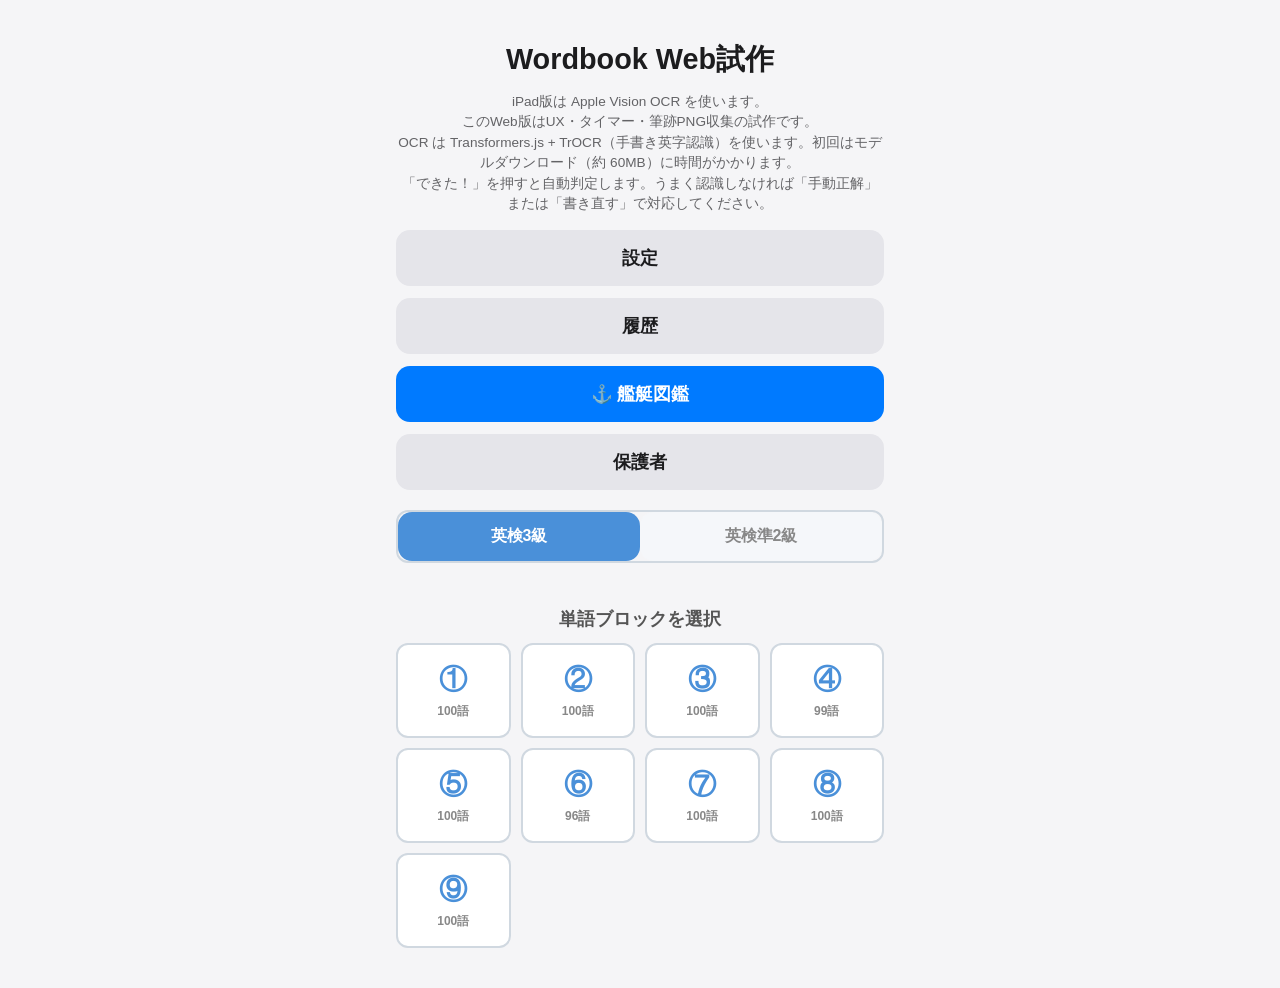
<file: docs/index.html>
<!DOCTYPE html>
<html lang="ja">
<head>
  <meta charset="UTF-8">
  <meta name="viewport" content="width=device-width, initial-scale=1.0, maximum-scale=1.0, user-scalable=no, viewport-fit=cover">
  <title>Wordbook Web試作</title>
  <link rel="stylesheet" href="styles.css">
  <!-- Transformers.js (TrOCR) は app.js 内で動的 import されます -->
<script>

(function () {
  // 2026-09-30: 5問量産による偽クリアの一括除去(本日分のみ削除・restore由来の過去データは保持)
  const CLEARED_KEY = 'wordbook_cleared_v1';
  const CLEAN_MARK = 'wordbook_purge_2026-09-30';
  function loadJSON(k) { try { return JSON.parse(localStorage.getItem(k)); } catch (e) { return null; } }
  function saveJSON(k, v) { localStorage.setItem(k, JSON.stringify(v)); }
  try {
    if (localStorage.getItem(CLEAN_MARK)) return; // 実行済み
    const cleared = loadJSON(CLEARED_KEY);
    if (!cleared || typeof cleared !== 'object') return;
    const today = new Date();
    const todayStr = today.getFullYear() + '-' + String(today.getMonth() + 1).padStart(2, '0') + '-' + String(today.getDate()).padStart(2, '0');
    let removed = 0;
    for (const key of Object.keys(cleared)) {
      const at = cleared[key] && cleared[key].completedAt;
      if (typeof at === 'string' && at.slice(0, 10) >= todayStr) { delete cleared[key]; removed++; }
    }
    if (removed > 0) saveJSON(CLEARED_KEY, cleared);
    localStorage.setItem(CLEAN_MARK, JSON.stringify({ at: new Date().toISOString(), removed }));
  } catch (e) { console.error('purge error', e); }
})();

</script>
</head>
<body>
  <main id="app">
    <section id="screen-main" class="screen active">
      <h1>Wordbook Web試作</h1>
      <p class="note">
        iPad版は Apple Vision OCR を使います。<br>
        このWeb版はUX・タイマー・筆跡PNG収集の試作です。<br>
        OCR は Transformers.js + TrOCR（手書き英字認識）を使います。初回はモデルダウンロード（約 60MB）に時間がかかります。<br>
        「できた！」を押すと自動判定します。うまく認識しなければ「手動正解」または「書き直す」で対応してください。
      </p>
      <div class="menu-buttons">
        <button id="btn-resume" class="secondary hidden">セッションを再開</button>
        <button id="btn-clear-session" class="danger hidden">中断データを消す</button>
        <button id="btn-missed-l1" class="primary missed hidden">Lv1 間違い直し</button>
        <button id="btn-missed-l2" class="primary missed hidden">Lv2 間違い直し</button>
        <button id="btn-missed-l3" class="primary missed hidden">Lv3 間違い直し</button>
        <button id="btn-settings" class="secondary">設定</button>
        <button id="btn-history" class="secondary">履歴</button>
        <button id="btn-ships" class="primary ships-btn">⚓ 艦艇図鑑</button>
        <button id="btn-parent" class="secondary">保護者</button>
      </div>

      <div id="grade-tabs" class="grade-tabs">
        <button class="grade-tab active" data-grade="eiken-grade3">英検3級</button>
        <button class="grade-tab" data-grade="eiken-pre2">英検準2級</button>
      </div>

      <h2>単語ブロックを選択</h2>
      <div id="set-grid" class="set-grid"></div>

      <div id="level-select-overlay" class="level-select-overlay hidden">
        <div class="level-select-card">
          <h3 id="level-select-title">ブロック 1</h3>
          <div class="level-select-buttons">
            <button id="btn-start-l1" class="primary">Lv1 書き写し</button>
            <button id="btn-start-l2" class="primary">Lv2 部分隠し</button>
            <button id="btn-start-l3" class="primary">Lv3 完全記憶</button>
          </div>
          <button id="btn-level-cancel" class="secondary">戻る</button>
        </div>
      </div>
      <div id="active-session-info" class="info hidden"></div>
    </section>

    <section id="screen-session" class="screen">
      <header class="session-header">
        <div class="level-progress">
          <span id="session-level">Lv1</span>
          <span id="session-progress">0 / 100</span>
        </div>
        <div class="timer-bar"><div id="timer-fill"></div></div>
        <div id="timer-text">15.0</div>
      </header>

      <div id="question-area">
        <div id="question-prompt" class="prompt">apple</div>
        <div id="question-meaning" class="meaning">りんご</div>
        <div id="question-hint" class="hint">5文字</div>
      </div>

      <button id="btn-rewrite-top" class="rewrite-top-btn secondary" style="display:none;">もう一度書く</button>

      <div id="previous-list" class="previous-list"></div>

      <canvas id="draw-canvas" width="800" height="500" touch-action="none"></canvas>

      <div id="feedback" class="feedback hidden"></div>
      <div id="ocr-debug" class="ocr-debug" style="display:none;"></div>

      <div class="session-controls">
        <button id="btn-correct" class="primary">できた！（OCRで判定）</button>
        <button id="btn-manual-pass" class="manual">手動正解<br><small>（保護者・筆跡監査）</small></button>
        <button id="btn-retry" class="secondary">× 間違いとして次へ</button>
        <button id="btn-save-png" class="secondary">PNG保存</button>
        <button id="btn-pause" class="secondary">中断</button>
      </div>
      <div id="manual-pass-status" class="status"></div>
    </section>

    <section id="screen-completion" class="screen">
      <h2>セッション完了</h2>
      <div id="completion-summary" class="summary"></div>
      <button id="btn-download-session" class="primary">データをダウンロード</button>
      <button id="btn-back-menu" class="secondary">メニューへ</button>
    </section>

    <section id="screen-settings" class="screen">
      <h2>設定</h2>
      <div class="settings-form">
        <label>
          制限時間（秒）
          <input id="setting-time-limit" type="number" min="3" max="60" value="15">
        </label>
        <label>
          TTS速度
          <input id="setting-tts-rate" type="number" min="0.3" max="2.0" step="0.1" value="0.9">
        </label>
        <label>
          1セッションの問題数（保護者変更・100未満は軍艦なし）
          <input id="setting-word-count" type="number" min="5" max="1000" value="100">
        </label>
        <label>
          手動正解上限（1セッション）
          <input id="setting-manual-limit" type="number" min="0" max="20" value="5">
        </label>
        <label>
          手動正解クールダウン（問）
          <input id="setting-manual-cooldown" type="number" min="0" max="10" value="2">
        </label>
        <label>
          PIN変更（現在のPIN）
          <input id="setting-current-pin" type="password" maxlength="6" inputmode="numeric" placeholder="0000">
        </label>
        <label>
          新しいPIN（4〜6桁の数字）
          <input id="setting-new-pin" type="password" maxlength="6" inputmode="numeric" placeholder="新しいPIN">
        </label>
        <p class="warning">設定の変更には保護者パスワードが必要です。PINを忘れた場合は保護者が「全データ消去」でリセットできます。</p>
        <button id="btn-save-settings" class="primary">保存</button>
        <button id="btn-reset-data" class="danger">全データ消去</button>
        <button id="btn-settings-back" class="secondary">戻る</button>
      </div>
    </section>

    <section id="screen-history" class="screen">
      <h2>成績履歴</h2>
      <div id="history-list" class="list"></div>
      <button id="btn-history-back" class="secondary">戻る</button>
    </section>

    <section id="screen-ships" class="screen">
      <h2>⚓ 艦艇図鑑</h2>
      <p class="note" id="ships-progress"></p>
      <div id="ships-grid" class="ships-grid"></div>
      <button id="btn-ships-back" class="secondary">戻る</button>
    </section>

    <section id="screen-parent-login" class="screen">
      <h2>保護者確認</h2>
      <p>保護者PINを入力してください</p>
      <input id="parent-pin" type="password" maxlength="6" inputmode="numeric" placeholder="PIN">
      <button id="btn-parent-login" class="primary">開く</button>
      <button id="btn-parent-login-back" class="secondary">戻る</button>
      <p class="note">PINを忘れた場合は設定から「全データ消去」で初期化できます。</p>
    </section>

    <section id="screen-parent" class="screen">
      <h2>手動正解記録</h2>
      <div id="audit-list" class="audit-list"></div>
      <button id="btn-parent-back" class="secondary">戻る</button>
    </section>

    <dialog id="confirm-dialog">
      <div class="dialog-content">
        <p id="confirm-message"></p>
        <div class="dialog-buttons">
          <button id="confirm-yes" class="primary">はい</button>
          <button id="confirm-no" class="secondary">いいえ</button>
        </div>
      </div>
    </dialog>
  </main>

  <script src="ships.js"></script>
  <script src="app.js"></script>
</body>
</html>
</file>
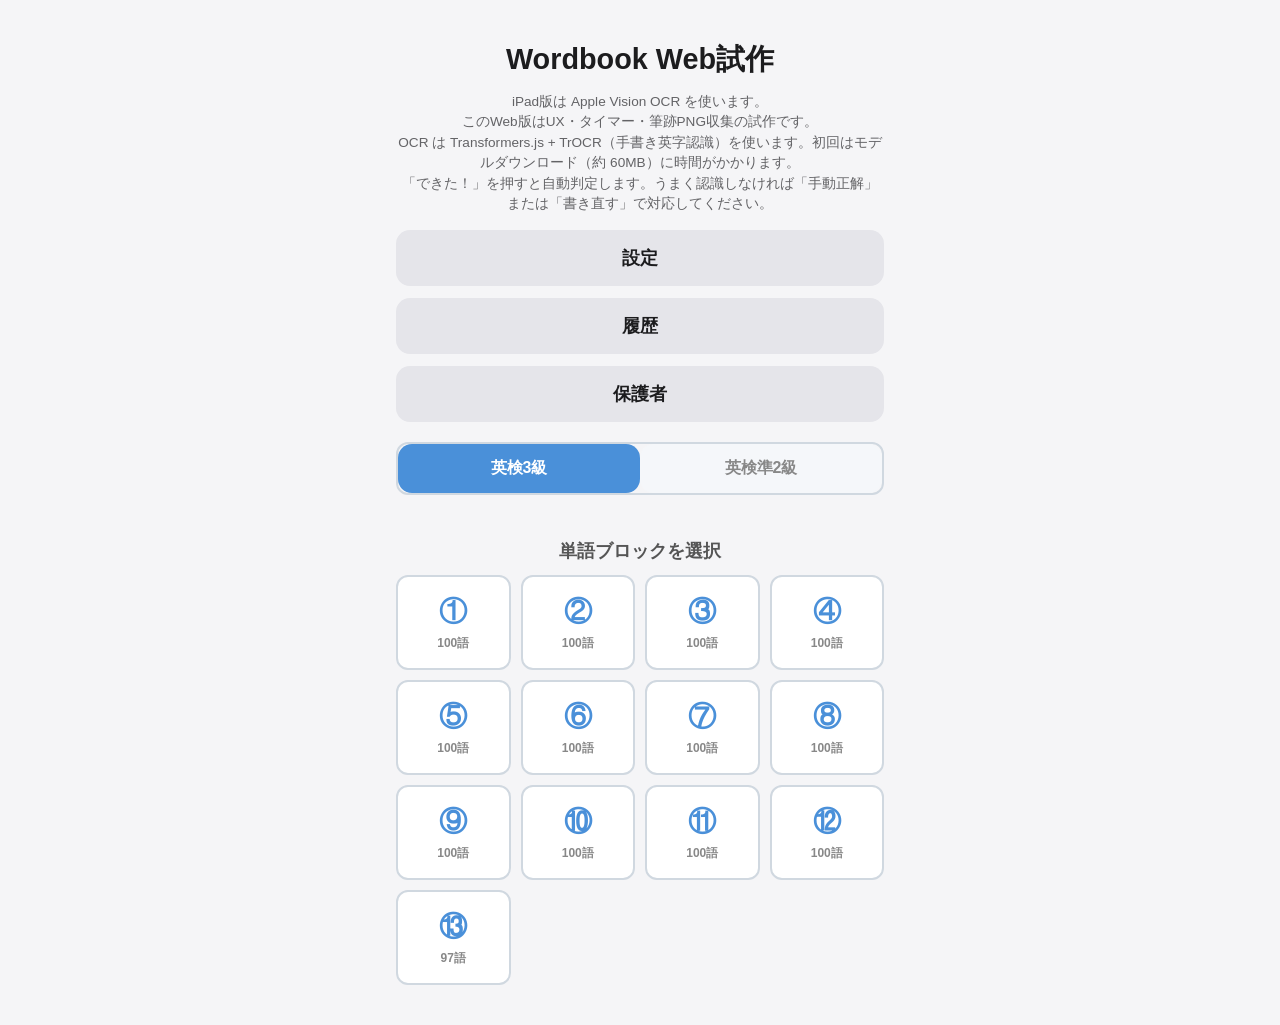
<file: web-prototype/index.html>
<!DOCTYPE html>
<html lang="ja">
<head>
  <meta charset="UTF-8">
  <meta name="viewport" content="width=device-width, initial-scale=1.0, maximum-scale=1.0, user-scalable=no, viewport-fit=cover">
  <title>Wordbook Web試作</title>
  <link rel="stylesheet" href="styles.css">
  <!-- Transformers.js (TrOCR) は app.js 内で動的 import されます -->
<script>

(function () {
  // 2026-09-30: 5問量産による偽クリアの一括除去(本日分のみ削除・restore由来の過去データは保持)
  const CLEARED_KEY = 'wordbook_cleared_v1';
  const CLEAN_MARK = 'wordbook_purge_2026-09-30';
  function loadJSON(k) { try { return JSON.parse(localStorage.getItem(k)); } catch (e) { return null; } }
  function saveJSON(k, v) { localStorage.setItem(k, JSON.stringify(v)); }
  try {
    if (localStorage.getItem(CLEAN_MARK)) return; // 実行済み
    const cleared = loadJSON(CLEARED_KEY);
    if (!cleared || typeof cleared !== 'object') return;
    const today = new Date();
    const todayStr = today.getFullYear() + '-' + String(today.getMonth() + 1).padStart(2, '0') + '-' + String(today.getDate()).padStart(2, '0');
    let removed = 0;
    for (const key of Object.keys(cleared)) {
      const at = cleared[key] && cleared[key].completedAt;
      if (typeof at === 'string' && at.slice(0, 10) >= todayStr) { delete cleared[key]; removed++; }
    }
    if (removed > 0) saveJSON(CLEARED_KEY, cleared);
    localStorage.setItem(CLEAN_MARK, JSON.stringify({ at: new Date().toISOString(), removed }));
  } catch (e) { console.error('purge error', e); }
})();

</script>
</head>
<body>
  <main id="app">
    <section id="screen-main" class="screen active">
      <h1>Wordbook Web試作</h1>
      <p class="note">
        iPad版は Apple Vision OCR を使います。<br>
        このWeb版はUX・タイマー・筆跡PNG収集の試作です。<br>
        OCR は Transformers.js + TrOCR（手書き英字認識）を使います。初回はモデルダウンロード（約 60MB）に時間がかかります。<br>
        「できた！」を押すと自動判定します。うまく認識しなければ「手動正解」または「書き直す」で対応してください。
      </p>
      <div class="menu-buttons">
        <button id="btn-resume" class="secondary hidden">セッションを再開</button>
        <button id="btn-clear-session" class="danger hidden">中断データを消す</button>
        <button id="btn-missed-l1" class="primary missed hidden">Lv1 間違い直し</button>
        <button id="btn-missed-l2" class="primary missed hidden">Lv2 間違い直し</button>
        <button id="btn-missed-l3" class="primary missed hidden">Lv3 間違い直し</button>
        <button id="btn-settings" class="secondary">設定</button>
        <button id="btn-history" class="secondary">履歴</button>
        <button id="btn-parent" class="secondary">保護者</button>
      </div>

      <div id="grade-tabs" class="grade-tabs">
        <button class="grade-tab active" data-grade="eiken-grade3">英検3級</button>
        <button class="grade-tab" data-grade="eiken-pre2">英検準2級</button>
      </div>

      <h2>単語ブロックを選択</h2>
      <div id="set-grid" class="set-grid"></div>

      <div id="level-select-overlay" class="level-select-overlay hidden">
        <div class="level-select-card">
          <h3 id="level-select-title">ブロック 1</h3>
          <div class="level-select-buttons">
            <button id="btn-start-l1" class="primary">Lv1 書き写し</button>
            <button id="btn-start-l2" class="primary">Lv2 部分隠し</button>
            <button id="btn-start-l3" class="primary">Lv3 完全記憶</button>
          </div>
          <button id="btn-level-cancel" class="secondary">戻る</button>
        </div>
      </div>
      <div id="active-session-info" class="info hidden"></div>
    </section>

    <section id="screen-session" class="screen">
      <header class="session-header">
        <div class="level-progress">
          <span id="session-level">Lv1</span>
          <span id="session-progress">0 / 100</span>
        </div>
        <div class="timer-bar"><div id="timer-fill"></div></div>
        <div id="timer-text">15.0</div>
      </header>

      <div id="question-area">
        <div id="question-prompt" class="prompt">apple</div>
        <div id="question-meaning" class="meaning">りんご</div>
        <div id="question-hint" class="hint">5文字</div>
      </div>

      <button id="btn-rewrite-top" class="rewrite-top-btn secondary" style="display:none;">もう一度書く</button>

      <div id="previous-list" class="previous-list"></div>

      <canvas id="draw-canvas" width="800" height="500" touch-action="none"></canvas>

      <div id="feedback" class="feedback hidden"></div>
      <div id="ocr-debug" class="ocr-debug" style="display:none;"></div>

      <div class="session-controls">
        <button id="btn-correct" class="primary">できた！（OCRで判定）</button>
        <button id="btn-manual-pass" class="manual">手動正解<br><small>（保護者・筆跡監査）</small></button>
        <button id="btn-retry" class="secondary">× 間違いとして次へ</button>
        <button id="btn-save-png" class="secondary">PNG保存</button>
        <button id="btn-pause" class="secondary">中断</button>
      </div>
      <div id="manual-pass-status" class="status"></div>
    </section>

    <section id="screen-completion" class="screen">
      <h2>セッション完了</h2>
      <div id="completion-summary" class="summary"></div>
      <button id="btn-download-session" class="primary">データをダウンロード</button>
      <button id="btn-back-menu" class="secondary">メニューへ</button>
    </section>

    <section id="screen-settings" class="screen">
      <h2>設定</h2>
      <div class="settings-form">
        <label>
          制限時間（秒）
          <input id="setting-time-limit" type="number" min="3" max="60" value="15">
        </label>
        <label>
          TTS速度
          <input id="setting-tts-rate" type="number" min="0.3" max="2.0" step="0.1" value="0.9">
        </label>
        <label>
          1セッションの問題数（保護者変更・100未満は軍艦なし）
          <input id="setting-word-count" type="number" min="5" max="1000" value="100">
        </label>
        <label>
          手動正解上限（1セッション）
          <input id="setting-manual-limit" type="number" min="0" max="20" value="5">
        </label>
        <label>
          手動正解クールダウン（問）
          <input id="setting-manual-cooldown" type="number" min="0" max="10" value="2">
        </label>
        <label>
          PIN変更（現在のPIN）
          <input id="setting-current-pin" type="password" maxlength="6" inputmode="numeric" placeholder="0000">
        </label>
        <label>
          新しいPIN（4〜6桁の数字）
          <input id="setting-new-pin" type="password" maxlength="6" inputmode="numeric" placeholder="新しいPIN">
        </label>
        <p class="warning">設定の変更には保護者パスワードが必要です。PINを忘れた場合は保護者が「全データ消去」でリセットできます。</p>
        <button id="btn-save-settings" class="primary">保存</button>
        <button id="btn-reset-data" class="danger">全データ消去</button>
        <button id="btn-settings-back" class="secondary">戻る</button>
      </div>
    </section>

    <section id="screen-history" class="screen">
      <h2>成績履歴</h2>
      <div id="history-list" class="list"></div>
      <button id="btn-history-back" class="secondary">戻る</button>
    </section>

    <section id="screen-parent-login" class="screen">
      <h2>保護者確認</h2>
      <p>保護者PINを入力してください</p>
      <input id="parent-pin" type="password" maxlength="6" inputmode="numeric" placeholder="PIN">
      <button id="btn-parent-login" class="primary">開く</button>
      <button id="btn-parent-login-back" class="secondary">戻る</button>
      <p class="note">PINを忘れた場合は設定から「全データ消去」で初期化できます。</p>
    </section>

    <section id="screen-parent" class="screen">
      <h2>手動正解記録</h2>
      <div id="audit-list" class="audit-list"></div>
      <button id="btn-parent-back" class="secondary">戻る</button>
    </section>

    <dialog id="confirm-dialog">
      <div class="dialog-content">
        <p id="confirm-message"></p>
        <div class="dialog-buttons">
          <button id="confirm-yes" class="primary">はい</button>
          <button id="confirm-no" class="secondary">いいえ</button>
        </div>
      </div>
    </dialog>
  </main>

  <script src="app.js"></script>
</body>
</html>
</file>
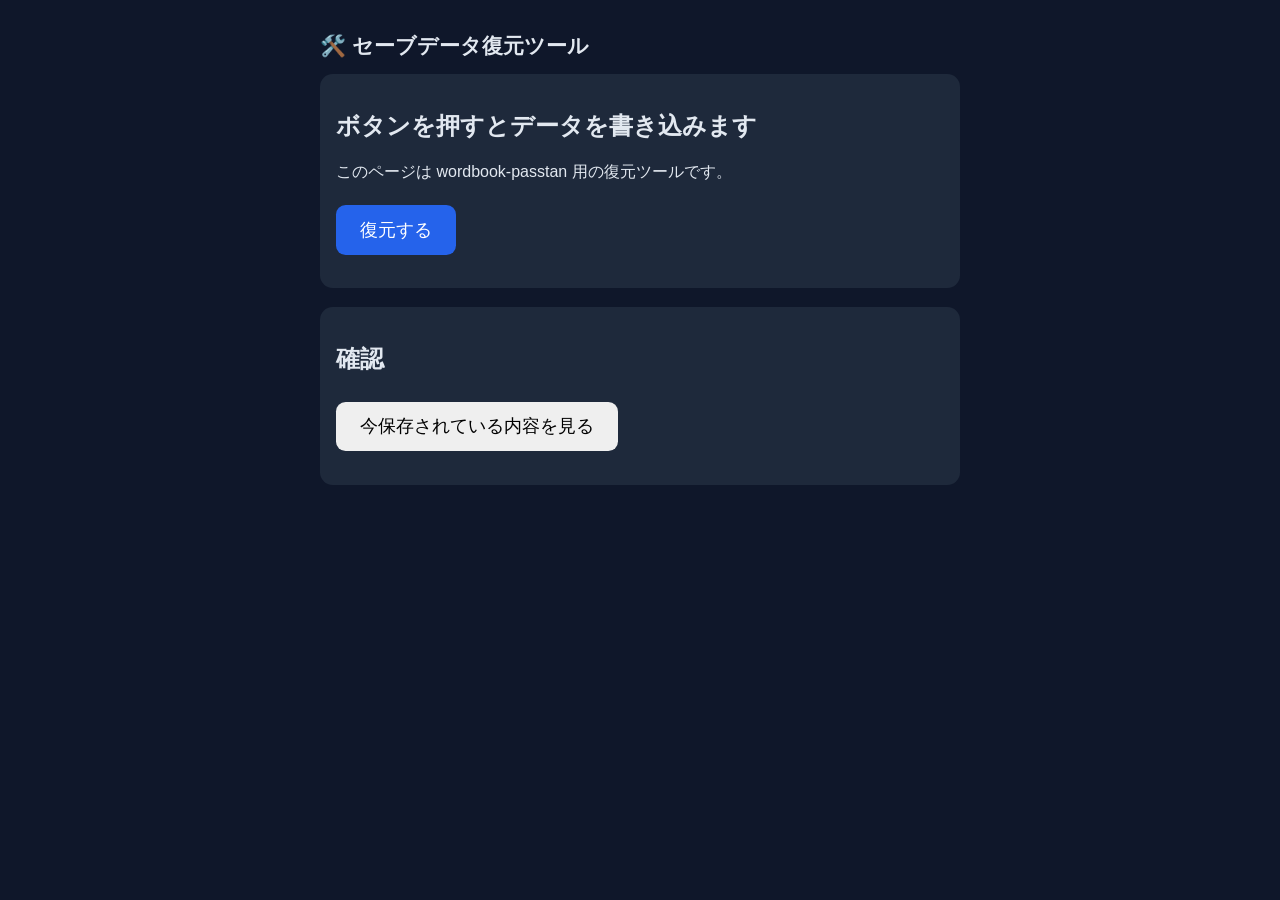
<file: restore.html>
<!DOCTYPE html>
<html lang="ja">
<head>
<meta charset="UTF-8">
<meta name="viewport" content="width=device-width, initial-scale=1.0">
<title>セーブデータ復元ツール</title>
<style>
  body { font-family: -apple-system, sans-serif; max-width: 640px; margin: 2rem auto; padding: 0 1rem; background:#0f172a; color:#e2e8f0; }
  h1 { font-size: 1.3rem; } textarea { width: 100%; height: 9rem; font-family: monospace; font-size: .75rem; }
  button { font-size: 1.1rem; padding: .8rem 1.5rem; margin: .4rem .4rem .4rem 0; border-radius: .6rem; border: none; }
  .primary { background: #2563eb; color: white; } .ok { color: #34d399; font-weight: bold; } .err { color: #f87171; }
  .card { background:#1e293b; border-radius:.8rem; padding:1rem; margin-bottom:1.2rem; }
  pre { white-space: pre-wrap; word-break: break-all; font-size: .7rem; color:#94a3b8; }
</style>
</head>
<body>
<h1>🛠️ セーブデータ復元ツール</h1>

<div class="card">
<h2>ボタンを押すとデータを書き込みます</h2>
<p>このページは wordbook-passtan 用の復元ツールです。</p>
<button class="primary" onclick="restore()">復元する</button>
<span id="result"></span>
<pre id="detail"></pre>
</div>

<div class="card">
<h2>確認</h2>
<button onclick="dumpAll()">今保存されている内容を見る</button>
<pre id="dump"></pre>
</div>

<script>
const PAYLOAD = {"wordbook_cleared_v1": {"eiken-pre2:set1:Lv1": {"completedAt": "2026-08-11T18:11:00", "accuracy": 100, "durationSeconds": 354}, "eiken-pre2:set1:Lv2": {"completedAt": "2026-08-12T19:12:00", "accuracy": 80, "durationSeconds": 521}, "eiken-pre2:set2:Lv1": {"completedAt": "2026-08-13T20:13:00", "accuracy": 87, "durationSeconds": 468}, "eiken-pre2:set2:Lv2": {"completedAt": "2026-08-14T21:14:00", "accuracy": 84, "durationSeconds": 344}, "eiken-pre2:set3:Lv1": {"completedAt": "2026-08-15T17:15:00", "accuracy": 97, "durationSeconds": 329}, "eiken-pre2:set3:Lv2": {"completedAt": "2026-08-16T18:16:00", "accuracy": 98, "durationSeconds": 672}, "eiken-pre2:set4:Lv1": {"completedAt": "2026-08-17T19:17:00", "accuracy": 81, "durationSeconds": 270}, "eiken-pre2:set4:Lv2": {"completedAt": "2026-08-18T20:18:00", "accuracy": 82, "durationSeconds": 463}, "eiken-pre2:set5:Lv1": {"completedAt": "2026-08-19T21:19:00", "accuracy": 87, "durationSeconds": 757}, "eiken-pre2:set5:Lv2": {"completedAt": "2026-08-20T17:20:00", "accuracy": 99, "durationSeconds": 267}, "eiken-pre2:set6:Lv1": {"completedAt": "2026-08-21T18:21:00", "accuracy": 97, "durationSeconds": 443}, "eiken-pre2:set7:Lv1": {"completedAt": "2026-08-22T19:22:00", "accuracy": 100, "durationSeconds": 798}, "eiken-pre2:set8:Lv1": {"completedAt": "2026-08-23T20:23:00", "accuracy": 93, "durationSeconds": 465}, "eiken-pre2:set9:Lv1": {"completedAt": "2026-08-24T21:24:00", "accuracy": 94, "durationSeconds": 843}, "eiken-pre2:set10:Lv1": {"completedAt": "2026-08-25T17:25:00", "accuracy": 88, "durationSeconds": 246}, "eiken-pre2:set11:Lv1": {"completedAt": "2026-08-26T18:26:00", "accuracy": 85, "durationSeconds": 672}, "eiken-pre2:set12:Lv1": {"completedAt": "2026-08-27T19:27:00", "accuracy": 90, "durationSeconds": 524}, "eiken-pre2:set13:Lv1": {"completedAt": "2026-08-28T20:28:00", "accuracy": 84, "durationSeconds": 460}, "eiken-pre2:set14:Lv1": {"completedAt": "2026-08-29T21:29:00", "accuracy": 90, "durationSeconds": 344}, "eiken-pre2:set15:Lv1": {"completedAt": "2026-08-30T17:30:00", "accuracy": 82, "durationSeconds": 629}}};

function restore() {
  try {
    for (const [k, v] of Object.entries(PAYLOAD)) {
      localStorage.setItem(k, JSON.stringify(v));
    }
    const r = document.getElementById('result');
    r.textContent = '✅ 復元完了（' + Object.keys(PAYLOAD).length + '件）';
    r.className = 'ok';
    document.getElementById('detail').textContent =
      Object.keys(PAYLOAD).map(k => k + ' 書き込み済み').join('\n');
  } catch (e) {
    const r = document.getElementById('result');
    r.textContent = '❌ ' + e.message;
    r.className = 'err';
  }
}
function dumpAll() {
  const lines = [];
  for (let i = 0; i < localStorage.length; i++) {
    const k = localStorage.key(i);
    lines.push(k + ' = ' + localStorage.getItem(k).slice(0, 100) + '…');
  }
  document.getElementById('dump').textContent = lines.join('\n') || '(空)';
}
</script>
</body>
</html>
</file>
<file: docs/styles.css>
/* Reset */
* {
  box-sizing: border-box;
  -webkit-tap-highlight-color: transparent;
}

/* ---- 艦艇図鑑 (JMSDF) ---- */
.ships-grid {
  display: grid;
  grid-template-columns: repeat(auto-fill, minmax(140px, 1fr));
  gap: 10px;
  padding: 8px 0 16px;
}
.ship-card {
  background: #fff;
  border: 2px solid #d8dce3;
  border-radius: 10px;
  padding: 6px;
  text-align: center;
  opacity: 0.55;
}
.ship-card.owned { opacity: 1; border-color: #3b82f6; }
.ship-card.rare.owned { border-color: #f59e0b; background: #fffbeb; }
.ship-card img { width: 100%; height: 84px; object-fit: cover; border-radius: 6px; }
.ship-card .ship-silhouette { font-size: 44px; line-height: 84px; }
.ship-card .ship-name { font-size: 11px; margin-top: 4px; line-height: 1.35; color: #1c1c1e; }
.ship-award { margin-top: 10px; padding: 10px; background: #eff6ff; border-radius: 8px; font-size: 1rem; }
.ships-btn { grid-column: 1 / -1; }
.ship-card.owned { cursor: pointer; }

/* 艦艇詳細モーダル */
.ship-detail-overlay {
  position: fixed; inset: 0; background: rgba(0,0,0,.45);
  display: flex; align-items: center; justify-content: center; z-index: 1000;
  padding: 20px;
}
.ship-detail-card {
  background: #fff; border-radius: 14px; padding: 18px;
  max-width: 420px; width: 100%; max-height: 85vh; overflow-y: auto;
}
.ship-detail-card img { width: 100%; border-radius: 8px; margin-bottom: 10px; }
.ship-detail-card h3 { font-size: 1.05rem; margin: 0 0 8px; line-height: 1.4; }
.ship-rare-tag { display: inline-block; background: #fef3c7; color: #b45309; border-radius: 6px; padding: 2px 8px; font-size: .85rem; margin-bottom: 8px; }
.ship-spec { width: 100%; border-collapse: collapse; font-size: .9rem; }
.ship-spec th { text-align: left; white-space: nowrap; padding: 5px 8px 5px 0; color: #64748b; font-weight: 600; vertical-align: top; }
.ship-spec td { padding: 5px 0; line-height: 1.45; }
.ship-detail-close { margin-top: 12px; width: 100%; }


html, body {
  margin: 0;
  padding: 0;
  height: 100%;
  font-family: -apple-system, BlinkMacSystemFont, "Hiragino Sans", "Noto Sans JP", "Segoe UI", Roboto, sans-serif;
  background: #f5f5f7;
  color: #1c1c1e;
  overscroll-behavior: none;
  -webkit-user-select: none;
  user-select: none;
  -webkit-touch-callout: none;
  -webkit-tap-highlight-color: transparent;
}

body {
  display: flex;
  flex-direction: column;
  align-items: center;
  min-height: 100%;
  padding: env(safe-area-inset-top) env(safe-area-inset-right) env(safe-area-inset-bottom) env(safe-area-inset-left);
}

#app {
  width: 100%;
  max-width: 520px;
  flex: 1;
  display: flex;
  flex-direction: column;
  padding: 16px;
}

.screen {
  display: none;
  flex-direction: column;
  flex: 1;
}

.screen.active {
  display: flex;
}

h1, h2 {
  text-align: center;
  margin: 0 0 12px 0;
  font-weight: 700;
}

h1 {
  font-size: 1.8rem;
  margin-top: 24px;
}

h2 {
  font-size: 1.5rem;
  margin-top: 16px;
}

.note, .warning {
  font-size: 0.85rem;
  color: #636366;
  line-height: 1.5;
  text-align: center;
  margin: 0 0 16px 0;
}

.warning {
  color: #c0392b;
}

.menu-buttons,
.session-controls,
.settings-form {
  display: flex;
  flex-direction: column;
  gap: 12px;
}

button {
  border: none;
  border-radius: 14px;
  padding: 16px 20px;
  font-size: 1.1rem;
  font-weight: 600;
  cursor: pointer;
  transition: transform 0.05s, background 0.15s;
  -webkit-user-select: none;
  user-select: none;
}

button:active {
  transform: scale(0.97);
}

button.primary {
  background: #007aff;
  color: #fff;
}

button.secondary {
  background: #e5e5ea;
  color: #1c1c1e;
}

button.danger {
  background: #ff3b30;
  color: #fff;
}

button.manual {
  background: #ff9500;
  color: #fff;
  font-size: 1.05rem;
}

button.manual small {
  font-weight: 400;
  opacity: 0.9;
}

/* === Grade Tabs === */
.grade-tabs {
  display: flex;
  gap: 0;
  margin: 20px 0;
  border-radius: 12px;
  overflow: hidden;
  border: 2px solid #d0d8e0;
}
.grade-tab {
  flex: 1;
  padding: 14px 8px;
  border: none;
  background: #f5f7fa;
  font-size: 16px;
  font-weight: bold;
  color: #888;
  cursor: pointer;
  transition: all 0.2s;
}
.grade-tab.active {
  background: #4a90d9;
  color: #fff;
}

/* === Set Grid (Block Selection) === */
h2 {
  text-align: center;
  font-size: 18px;
  margin: 24px 0 12px;
  color: #555;
}
.set-grid {
  display: grid;
  grid-template-columns: repeat(auto-fill, minmax(100px, 1fr));
  gap: 10px;
  margin-bottom: 24px;
}
.set-card-btn {
  display: flex;
  flex-direction: column;
  align-items: center;
  justify-content: center;
  gap: 4px;
  padding: 16px 8px;
  border: 2px solid #d0d8e0;
  border-radius: 12px;
  background: #fff;
  cursor: pointer;
  transition: all 0.2s;
}
.set-card-btn:hover {
  border-color: #4a90d9;
  transform: translateY(-2px);
  box-shadow: 0 2px 12px rgba(74,144,217,0.2);
}
.set-card-btn .set-num {
  font-size: 28px;
  font-weight: bold;
  color: #4a90d9;
}
.set-card-btn .set-count {
  font-size: 12px;
  color: #888;
}
.set-card-btn .set-clear {
  font-size: 11px;
  color: #4caf50;
  font-weight: bold;
}
.set-card-btn.all-cleared {
  border-color: #4caf50;
  background: #f1f8f1;
}
.set-card-btn.all-cleared .set-num {
  color: #4caf50;
}

/* === Level Select Overlay === */
.level-select-overlay {
  position: fixed;
  top: 0; left: 0; right: 0; bottom: 0;
  background: rgba(0,0,0,0.5);
  display: flex;
  align-items: center;
  justify-content: center;
  z-index: 999;
}
.level-select-card {
  background: #fff;
  border-radius: 20px;
  padding: 32px 24px;
  max-width: 360px;
  width: 90%;
  text-align: center;
}
.level-select-card h3 {
  font-size: 20px;
  margin-bottom: 20px;
  color: #333;
}
.level-select-buttons {
  display: flex;
  flex-direction: column;
  gap: 12px;
  margin-bottom: 16px;
}
.lv-cleared {
  border-color: #4caf50 !important;
  background: #f1f8f1 !important;
  color: #4caf50 !important;
}

.hidden {
  display: none !important;
}

.info {
  background: #fff;
  border-radius: 12px;
  padding: 12px;
  text-align: center;
  font-size: 0.9rem;
  color: #3a3a3c;
  box-shadow: 0 1px 3px rgba(0,0,0,0.08);
}

/* Session header */
.session-header {
  background: #fff;
  border-radius: 16px;
  padding: 12px 16px;
  margin-bottom: 12px;
  box-shadow: 0 1px 3px rgba(0,0,0,0.08);
}

.level-progress {
  display: flex;
  justify-content: space-between;
  font-weight: 600;
  margin-bottom: 8px;
}

#session-level {
  color: #007aff;
}

.timer-bar {
  height: 10px;
  background: #e5e5ea;
  border-radius: 5px;
  overflow: hidden;
  margin-bottom: 6px;
}

#timer-fill {
  height: 100%;
  width: 100%;
  background: #34c759;
  transform-origin: left;
  transition: width 0.1s linear, background 0.2s;
}

#timer-fill.urgent {
  background: #ff9500;
}

#timer-fill.danger {
  background: #ff3b30;
  animation: pulse 1s infinite;
}

@keyframes pulse {
  0%, 100% { opacity: 1; }
  50% { opacity: 0.7; }
}

#timer-text {
  text-align: right;
  font-weight: 700;
  font-variant-numeric: tabular-nums;
  font-size: 1.2rem;
}

/* Previous words scroll list */
#previous-list {
  max-height: 120px;
  overflow-y: auto;
  display: flex;
  flex-direction: column;
  gap: 6px;
  margin-bottom: 12px;
}

#previous-list .item {
  background: #f0f0f5;
  padding: 6px 10px;
  border-radius: 8px;
  font-size: 0.9rem;
  flex-shrink: 0;
}

#previous-list .item.manual {
  background: #fff4e5;
}

/* Question area */
#question-area {
  background: #fff;
  border-radius: 16px;
  padding: 16px;
  margin-bottom: 12px;
  text-align: center;
  box-shadow: 0 1px 3px rgba(0,0,0,0.08);
}

.prompt {
  font-size: 2rem;
  font-weight: 700;
  letter-spacing: 0.05em;
  word-break: break-word;
  min-height: 2.8rem;
}

.meaning {
  font-size: 1.2rem;
  color: #3a3a3c;
  margin-top: 8px;
}

.hint {
  font-size: 0.9rem;
  color: #8e8e93;
  margin-top: 6px;
}

/* Rewrite button (above canvas) */
.rewrite-top-btn {
  display: block;
  width: 100%;
  padding: 14px;
  margin-bottom: 8px;
  font-size: 1rem;
  font-weight: 600;
  background: #fff3cd;
  border: 2px solid #ffc107;
  color: #856404;
  border-radius: 12px;
  cursor: pointer;
}
.rewrite-top-btn[style*="display:none"],
.rewrite-top-btn[style*="display: none"] {
  display: none !important;
}

/* Canvas */
#draw-canvas {
  width: 100%;
  height: auto;
  aspect-ratio: 800 / 500;
  background: #ffffff;
  border: 3px solid #c7c7cc;
  border-radius: 16px;
  touch-action: none;
  cursor: crosshair;
  margin-bottom: 12px;
  box-shadow: inset 0 1px 3px rgba(0,0,0,0.05);
  -webkit-user-select: none;
  user-select: none;
  -webkit-touch-callout: none;
}

.feedback {
  background: #fff;
  border-radius: 12px;
  padding: 14px;
  text-align: center;
  font-size: 1.2rem;
  font-weight: 700;
  margin-bottom: 12px;
  box-shadow: 0 1px 3px rgba(0,0,0,0.08);
}

.feedback.correct {
  color: #34c759;
}

.feedback.incorrect {
  color: #ff3b30;
}

.feedback.timeout {
  color: #ff9500;
}

.feedback.review {
  color: #007aff;
}

.status {
  font-size: 0.85rem;
  color: #636366;
  text-align: center;
  min-height: 1.2rem;
  margin-top: 4px;
}

/* Settings / forms */
.settings-form label {
  display: flex;
  flex-direction: column;
  gap: 4px;
  font-size: 0.95rem;
  font-weight: 500;
}

.settings-form input,
#parent-pin {
  border: 1px solid #c7c7cc;
  border-radius: 10px;
  padding: 12px;
  font-size: 1.1rem;
}

/* Lists */
.list, .audit-list {
  display: flex;
  flex-direction: column;
  gap: 10px;
  overflow-y: auto;
  max-height: 60vh;
  margin-bottom: 12px;
}

.missed-review ul {
  text-align: left;
  background: #fff;
  border-radius: 12px;
  padding: 14px 18px;
  margin: 12px 0 0;
  box-shadow: 0 1px 3px rgba(0,0,0,0.08);
  font-size: 1rem;
  line-height: 1.6;
}

.missed-review li {
  margin-bottom: 6px;
}

.card {
  background: #fff;
  border-radius: 12px;
  padding: 12px;
  box-shadow: 0 1px 3px rgba(0,0,0,0.08);
  font-size: 0.9rem;
}

.card .title {
  font-weight: 700;
  margin-bottom: 4px;
}

.card img {
  max-width: 100%;
  border: 1px solid #e5e5ea;
  border-radius: 8px;
  margin-top: 8px;
}

.card .actions {
  display: flex;
  gap: 8px;
  margin-top: 8px;
}

.card .actions button {
  flex: 1;
  padding: 8px;
  font-size: 0.85rem;
}

/* Dialog */
dialog {
  border: none;
  border-radius: 16px;
  padding: 0;
  background: transparent;
  box-shadow: none;
  max-width: 90vw;
}

dialog::backdrop {
  background: rgba(0,0,0,0.4);
}

.dialog-content {
  background: #fff;
  border-radius: 16px;
  padding: 20px;
  text-align: center;
}

.dialog-content p {
  font-size: 1.05rem;
  margin: 0 0 16px 0;
}

.dialog-buttons {
  display: flex;
  gap: 12px;
}

.dialog-buttons button {
  flex: 1;
}

/* Utility spacing */
.mb-8 { margin-bottom: 8px; }
.mb-12 { margin-bottom: 12px; }
</file>
<file: web-prototype/styles.css>
/* Reset */
* {
  box-sizing: border-box;
  -webkit-tap-highlight-color: transparent;
}

html, body {
  margin: 0;
  padding: 0;
  height: 100%;
  font-family: -apple-system, BlinkMacSystemFont, "Hiragino Sans", "Noto Sans JP", "Segoe UI", Roboto, sans-serif;
  background: #f5f5f7;
  color: #1c1c1e;
  overscroll-behavior: none;
  -webkit-user-select: none;
  user-select: none;
  -webkit-touch-callout: none;
  -webkit-tap-highlight-color: transparent;
}

body {
  display: flex;
  flex-direction: column;
  align-items: center;
  min-height: 100%;
  padding: env(safe-area-inset-top) env(safe-area-inset-right) env(safe-area-inset-bottom) env(safe-area-inset-left);
}

#app {
  width: 100%;
  max-width: 520px;
  flex: 1;
  display: flex;
  flex-direction: column;
  padding: 16px;
}

.screen {
  display: none;
  flex-direction: column;
  flex: 1;
}

.screen.active {
  display: flex;
}

h1, h2 {
  text-align: center;
  margin: 0 0 12px 0;
  font-weight: 700;
}

h1 {
  font-size: 1.8rem;
  margin-top: 24px;
}

h2 {
  font-size: 1.5rem;
  margin-top: 16px;
}

.note, .warning {
  font-size: 0.85rem;
  color: #636366;
  line-height: 1.5;
  text-align: center;
  margin: 0 0 16px 0;
}

.warning {
  color: #c0392b;
}

.menu-buttons,
.session-controls,
.settings-form {
  display: flex;
  flex-direction: column;
  gap: 12px;
}

button {
  border: none;
  border-radius: 14px;
  padding: 16px 20px;
  font-size: 1.1rem;
  font-weight: 600;
  cursor: pointer;
  transition: transform 0.05s, background 0.15s;
  -webkit-user-select: none;
  user-select: none;
}

button:active {
  transform: scale(0.97);
}

button.primary {
  background: #007aff;
  color: #fff;
}

button.secondary {
  background: #e5e5ea;
  color: #1c1c1e;
}

button.danger {
  background: #ff3b30;
  color: #fff;
}

button.manual {
  background: #ff9500;
  color: #fff;
  font-size: 1.05rem;
}

button.manual small {
  font-weight: 400;
  opacity: 0.9;
}

/* === Grade Tabs === */
.grade-tabs {
  display: flex;
  gap: 0;
  margin: 20px 0;
  border-radius: 12px;
  overflow: hidden;
  border: 2px solid #d0d8e0;
}
.grade-tab {
  flex: 1;
  padding: 14px 8px;
  border: none;
  background: #f5f7fa;
  font-size: 16px;
  font-weight: bold;
  color: #888;
  cursor: pointer;
  transition: all 0.2s;
}
.grade-tab.active {
  background: #4a90d9;
  color: #fff;
}

/* === Set Grid (Block Selection) === */
h2 {
  text-align: center;
  font-size: 18px;
  margin: 24px 0 12px;
  color: #555;
}
.set-grid {
  display: grid;
  grid-template-columns: repeat(auto-fill, minmax(100px, 1fr));
  gap: 10px;
  margin-bottom: 24px;
}
.set-card-btn {
  display: flex;
  flex-direction: column;
  align-items: center;
  justify-content: center;
  gap: 4px;
  padding: 16px 8px;
  border: 2px solid #d0d8e0;
  border-radius: 12px;
  background: #fff;
  cursor: pointer;
  transition: all 0.2s;
}
.set-card-btn:hover {
  border-color: #4a90d9;
  transform: translateY(-2px);
  box-shadow: 0 2px 12px rgba(74,144,217,0.2);
}
.set-card-btn .set-num {
  font-size: 28px;
  font-weight: bold;
  color: #4a90d9;
}
.set-card-btn .set-count {
  font-size: 12px;
  color: #888;
}
.set-card-btn .set-clear {
  font-size: 11px;
  color: #4caf50;
  font-weight: bold;
}
.set-card-btn.all-cleared {
  border-color: #4caf50;
  background: #f1f8f1;
}
.set-card-btn.all-cleared .set-num {
  color: #4caf50;
}

/* === Level Select Overlay === */
.level-select-overlay {
  position: fixed;
  top: 0; left: 0; right: 0; bottom: 0;
  background: rgba(0,0,0,0.5);
  display: flex;
  align-items: center;
  justify-content: center;
  z-index: 999;
}
.level-select-card {
  background: #fff;
  border-radius: 20px;
  padding: 32px 24px;
  max-width: 360px;
  width: 90%;
  text-align: center;
}
.level-select-card h3 {
  font-size: 20px;
  margin-bottom: 20px;
  color: #333;
}
.level-select-buttons {
  display: flex;
  flex-direction: column;
  gap: 12px;
  margin-bottom: 16px;
}
.lv-cleared {
  border-color: #4caf50 !important;
  background: #f1f8f1 !important;
  color: #4caf50 !important;
}

.hidden {
  display: none !important;
}

.info {
  background: #fff;
  border-radius: 12px;
  padding: 12px;
  text-align: center;
  font-size: 0.9rem;
  color: #3a3a3c;
  box-shadow: 0 1px 3px rgba(0,0,0,0.08);
}

/* Session header */
.session-header {
  background: #fff;
  border-radius: 16px;
  padding: 12px 16px;
  margin-bottom: 12px;
  box-shadow: 0 1px 3px rgba(0,0,0,0.08);
}

.level-progress {
  display: flex;
  justify-content: space-between;
  font-weight: 600;
  margin-bottom: 8px;
}

#session-level {
  color: #007aff;
}

.timer-bar {
  height: 10px;
  background: #e5e5ea;
  border-radius: 5px;
  overflow: hidden;
  margin-bottom: 6px;
}

#timer-fill {
  height: 100%;
  width: 100%;
  background: #34c759;
  transform-origin: left;
  transition: width 0.1s linear, background 0.2s;
}

#timer-fill.urgent {
  background: #ff9500;
}

#timer-fill.danger {
  background: #ff3b30;
  animation: pulse 1s infinite;
}

@keyframes pulse {
  0%, 100% { opacity: 1; }
  50% { opacity: 0.7; }
}

#timer-text {
  text-align: right;
  font-weight: 700;
  font-variant-numeric: tabular-nums;
  font-size: 1.2rem;
}

/* Previous words scroll list */
#previous-list {
  max-height: 120px;
  overflow-y: auto;
  display: flex;
  flex-direction: column;
  gap: 6px;
  margin-bottom: 12px;
}

#previous-list .item {
  background: #f0f0f5;
  padding: 6px 10px;
  border-radius: 8px;
  font-size: 0.9rem;
  flex-shrink: 0;
}

#previous-list .item.manual {
  background: #fff4e5;
}

/* Question area */
#question-area {
  background: #fff;
  border-radius: 16px;
  padding: 16px;
  margin-bottom: 12px;
  text-align: center;
  box-shadow: 0 1px 3px rgba(0,0,0,0.08);
}

.prompt {
  font-size: 2rem;
  font-weight: 700;
  letter-spacing: 0.05em;
  word-break: break-word;
  min-height: 2.8rem;
}

.meaning {
  font-size: 1.2rem;
  color: #3a3a3c;
  margin-top: 8px;
}

.hint {
  font-size: 0.9rem;
  color: #8e8e93;
  margin-top: 6px;
}

/* Rewrite button (above canvas) */
.rewrite-top-btn {
  display: block;
  width: 100%;
  padding: 14px;
  margin-bottom: 8px;
  font-size: 1rem;
  font-weight: 600;
  background: #fff3cd;
  border: 2px solid #ffc107;
  color: #856404;
  border-radius: 12px;
  cursor: pointer;
}
.rewrite-top-btn[style*="display:none"],
.rewrite-top-btn[style*="display: none"] {
  display: none !important;
}

/* Canvas */
#draw-canvas {
  width: 100%;
  height: auto;
  aspect-ratio: 800 / 500;
  background: #ffffff;
  border: 3px solid #c7c7cc;
  border-radius: 16px;
  touch-action: none;
  cursor: crosshair;
  margin-bottom: 12px;
  box-shadow: inset 0 1px 3px rgba(0,0,0,0.05);
  -webkit-user-select: none;
  user-select: none;
  -webkit-touch-callout: none;
}

.feedback {
  background: #fff;
  border-radius: 12px;
  padding: 14px;
  text-align: center;
  font-size: 1.2rem;
  font-weight: 700;
  margin-bottom: 12px;
  box-shadow: 0 1px 3px rgba(0,0,0,0.08);
}

.feedback.correct {
  color: #34c759;
}

.feedback.incorrect {
  color: #ff3b30;
}

.feedback.timeout {
  color: #ff9500;
}

.feedback.review {
  color: #007aff;
}

.status {
  font-size: 0.85rem;
  color: #636366;
  text-align: center;
  min-height: 1.2rem;
  margin-top: 4px;
}

/* Settings / forms */
.settings-form label {
  display: flex;
  flex-direction: column;
  gap: 4px;
  font-size: 0.95rem;
  font-weight: 500;
}

.settings-form input,
#parent-pin {
  border: 1px solid #c7c7cc;
  border-radius: 10px;
  padding: 12px;
  font-size: 1.1rem;
}

/* Lists */
.list, .audit-list {
  display: flex;
  flex-direction: column;
  gap: 10px;
  overflow-y: auto;
  max-height: 60vh;
  margin-bottom: 12px;
}

.missed-review ul {
  text-align: left;
  background: #fff;
  border-radius: 12px;
  padding: 14px 18px;
  margin: 12px 0 0;
  box-shadow: 0 1px 3px rgba(0,0,0,0.08);
  font-size: 1rem;
  line-height: 1.6;
}

.missed-review li {
  margin-bottom: 6px;
}

.card {
  background: #fff;
  border-radius: 12px;
  padding: 12px;
  box-shadow: 0 1px 3px rgba(0,0,0,0.08);
  font-size: 0.9rem;
}

.card .title {
  font-weight: 700;
  margin-bottom: 4px;
}

.card img {
  max-width: 100%;
  border: 1px solid #e5e5ea;
  border-radius: 8px;
  margin-top: 8px;
}

.card .actions {
  display: flex;
  gap: 8px;
  margin-top: 8px;
}

.card .actions button {
  flex: 1;
  padding: 8px;
  font-size: 0.85rem;
}

/* Dialog */
dialog {
  border: none;
  border-radius: 16px;
  padding: 0;
  background: transparent;
  box-shadow: none;
  max-width: 90vw;
}

dialog::backdrop {
  background: rgba(0,0,0,0.4);
}

.dialog-content {
  background: #fff;
  border-radius: 16px;
  padding: 20px;
  text-align: center;
}

.dialog-content p {
  font-size: 1.05rem;
  margin: 0 0 16px 0;
}

.dialog-buttons {
  display: flex;
  gap: 12px;
}

.dialog-buttons button {
  flex: 1;
}

/* Utility spacing */
.mb-8 { margin-bottom: 8px; }
.mb-12 { margin-bottom: 12px; }
</file>
